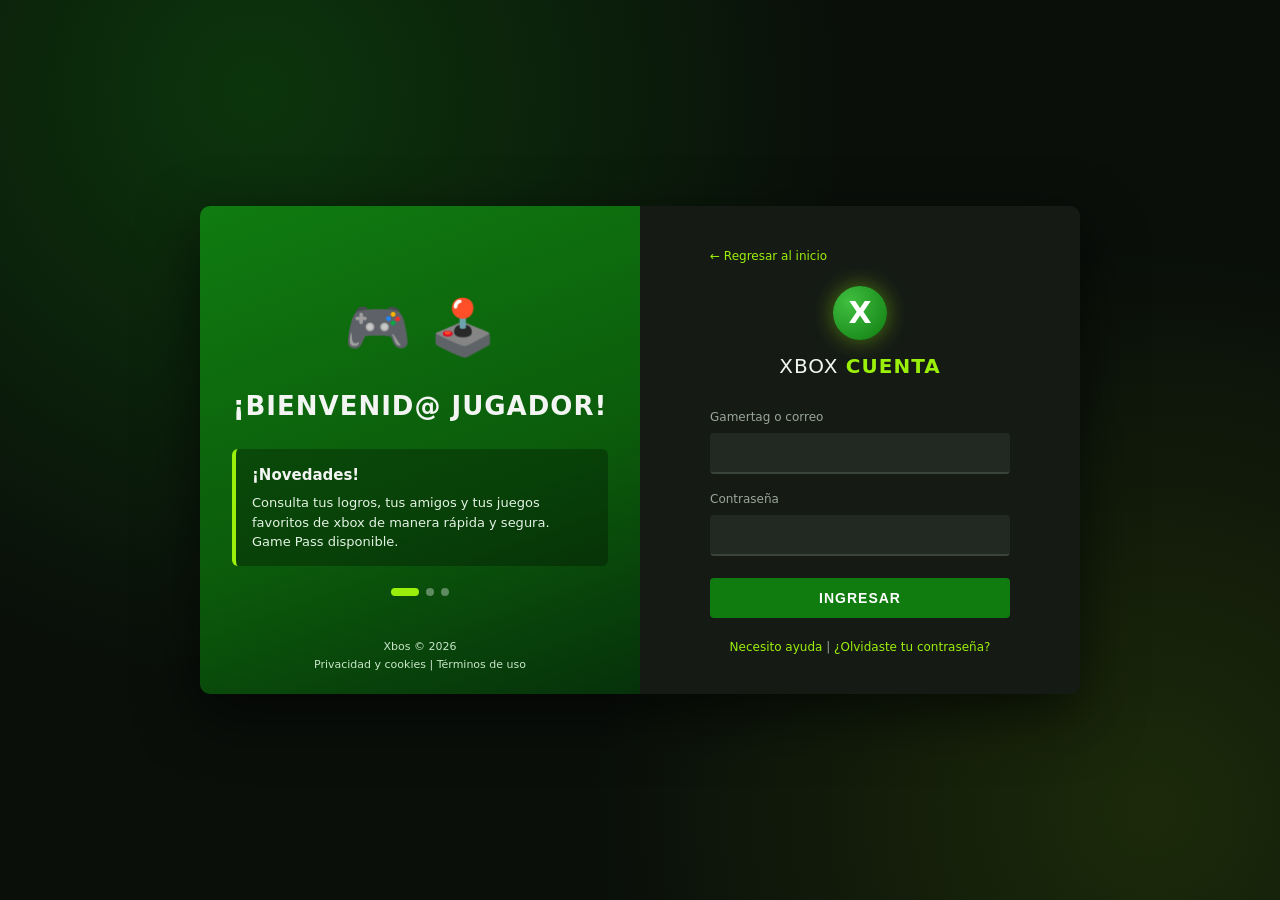
<file: login.html>
<!DOCTYPE html>
<html lang="es">
<head>
    <meta charset="UTF-8">
    <meta name="viewport" content="width=device-width, initial-scale=1.0">
    <title>XBOX CUENTA</title>
    <link rel="stylesheet" href="styles.css">
</head>
<body class="xbox-login-body">

    <!-- Contenedor principal de dos columnas -->
    <div class="xbox-login-container">

        <!-- LADO IZQUIERDO: Panel Azul con Bienvenida e Ilustración -->
        <div class="xbox-left-panel">
            <div class="xbox-left-content">
                
                <div class="xbox-illustration-box">
                    <div class="xbox-badge-icon">🎮 🕹️</div>
                    <h2>¡BIENVENID@ JUGADOR!</h2>
                </div>

                <div class="xbox-notices-box">
                    <h3>¡Novedades!</h3>
                    <p>Consulta tus logros, tus amigos y tus juegos favoritos de xbox de manera rápida y segura. Game Pass disponible.</p>
                </div>

                <div class="xbox-slider-dots">
                    <span class="xbox-dot active"></span>
                    <span class="xbox-dot"></span>
                    <span class="xbox-dot"></span>
                </div>
            </div>

            <div class="xbox-left-footer">
                Xbos &copy; 2026<br>
                <span>Privacidad y cookies | Términos de uso</span>
            </div>
        </div>

        <!-- LADO DERECHO: Panel Blanco con el Formulario de Acceso -->
        <div class="xbox-right-panel">
            <div class="xbox-login-wrapper">
                
                <div class="login-back-container">
                    <a href="index.html" class="xbox-back-link">← Regresar al inicio</a>
                </div>

                <div class="xbox-logo-header">
                    <div class="xbox-logo-circle">X</div>
                    <h1>XBOX <strong>CUENTA</strong></h1>
                </div>

                <form id="form-login" action="#" method="POST">
                    
                    <div class="xbox-input-group">
                        <label for="usuario">Gamertag o correo</label>
                        <input type="text" id="usuario" name="usuario" required>
                    </div>

                    <div class="xbox-input-group">
                        <label for="password">Contraseña</label>
                        <input type="password" id="password" name="password" required>
                    </div>

                    <button type="submit" class="xbox-btn-ingresar">INGRESAR</button>

                </form>

                <div class="xbox-login-help">
                    <a href="#">Necesito ayuda</a> | <a href="#">¿Olvidaste tu contraseña?</a>
                </div>

            </div>
        </div>

    </div>

    <script src="script.js"></script>
</body>
</html>
</file>
<file: styles.css>
/* ======================================================================
   ESTILOS GENERALES Y PORTADA - CBTis 166
   ====================================================================== */
*{
    box-sizing: border-box; /* Incluye bordes y rellenos en el ancho y alto total */
    margin: 0;              /* Elimina los márgenes predeterminados de la página */
    padding: 0;             /* Elimina los rellenos internos predeterminados */
}

body {
    font-family: 'Segoe UI', Tahoma, Geneva, Verdana, sans-serif; /* Tipografía principal limpia y moderna */
    color: #1e293b;                 /* Color de texto base gris oscuro */
    background-color: #f8fafc;      /* Color de fondo general suave para el sitio */
    line-height: 1.6;               /* Espaciado de línea cómodo para la lectura */
}

/* --------------------------------------------------------------------
   BARRA SUPERIOR DE CONTACTO
   -------------------------------------------------------------------- */
.top-bar {
    background-color: #0b1120;              /* Fondo oscuro para la franja de contacto superior */
    color: #cbd5e1;                         /* Color de texto gris claro secundario */
    font-size: 0.82rem;                     /* Tamaño de fuente pequeño y sutil */
    padding: 0.5rem 2rem;                   /* Relleno interno superior/inferior y lateral */
    border-bottom: 1px solid rgba(255, 255, 255, 0.1); /* Línea divisoria inferior translúcida */
}

.top-bar-container {
    max-width: 1200px;     /* Ancho máximo estructurado para mantener simetría */
    margin: 0 auto;        /* Centra horizontalmente el contenedor */
    display: flex;         /* Activa el diseño flexible */
    justify-content: space-between; /* Distribuye el espacio entre los elementos internos */
    align-items: center;   /* Centra verticalmente los elementos */
}

.top-contacts {
    display: flex;         /* Distribuye los datos de contacto en fila horizontal */
    gap: 2rem;             /* Separación horizontal entre los elementos */
}

.top-item.whatsapp {
    color: #4ade80;        /* Color verde característico para destacar WhatsApp */
}

/* ======================================================================
   BARRA DE NAVEGACIÓN RESPONSIVA
   ====================================================================== */
.navbar {
    background-color: #ffffff; /* Fondo blanco sólido para el menú de navegación */
    border-bottom: 1px solid #e2e8f0; /* Borde inferior sutil */
    position: sticky;          /* Fija la barra en la parte superior al hacer scroll */
    top: 0;                    /* Posición de anclaje exacto en la parte superior */
    z-index: 1000;             /* Asegura que la barra esté siempre por encima de otros elementos */
    padding: 0.8rem 1.5rem;    /* Relleno interior de la barra de navegación */
}

.nav-container {
    max-width: 1200px;         /* Ancho máximo alineado con el resto del sitio */
    margin: 0 auto;            /* Centra el contenedor del menú */
    display: flex;             /* Modelo flexible */
    justify-content: space-between; /* Separa el logotipo de los enlaces del menú */
    align-items: center;       /* Alinea verticalmente al centro */
    flex-wrap: wrap;           /* Permite que los elementos bajen si falta espacio */
    gap: 1rem;                 /* Espaciado predeterminado */
}

.nav-brand {
    display: flex;             /* Contenedor flexible para la marca/logo */
    align-items: center;       /* Centra verticalmente el logotipo */
}

.brand-logo-img {
    height: 55px;              /* Altura fija estándar para el logotipo institucional */
    width: auto;               /* Ancho proporcional automático */
    object-fit: contain;       /* Evita deformaciones en la imagen */
    display: block;            /* Elimina espacios fantasma inferiores */
}

.nav-links {
    display: flex;             /* Organiza los enlaces de navegación en línea */
    align-items: center;       /* Centra verticalmente */
    gap: 1.5rem;               /* Espacio de separación entre cada opción del menú */
    flex-wrap: wrap;           /* Adaptable en pantallas chicas */
}

.nav-links a {
    text-decoration: none;     /* Quita el subrayado predeterminado de los enlaces */
    color: #475569;            /* Color de texto gris intermedio */
    font-weight: 600;          /* Seminegrita para mejor visibilidad */
    font-size: 0.9rem;         /* Tamaño de fuente adecuado */
    transition: color 0.2s;    /* Transición suave al cambiar de color */
}

.nav-links a:hover {
    color: #107c10;            /* Cambia a azul corporativo al pasar el cursor */
}

.btn-nav-login {
    background-color: #107c10; /* Fondo azul destacado para el botón de alumnos */
    color: white !important;   /* Texto blanco forzado */
    padding: 8px 16px;         /* Relleno interior del botón */
    border-radius: 6px;        /* Esquinas redondeadas */
    transition: background-color 0.2s; /* Transición suave en el color de fondo */
}

.btn-nav-login:hover {
    background-color: #0b5a0b; /* Azul más oscuro al pasar el cursor */
}

/* ----- MENÚ HAMBURGUESA ----- */
.menu-toggle {
    display: none;             /* Oculto en escritorio */
    flex-direction: column;
    justify-content: center;
    gap: 5px;
    width: 44px;
    height: 44px;
    padding: 10px;
    background: none;
    border: 1px solid #e2e8f0;
    border-radius: 8px;
    cursor: pointer;
}

.menu-toggle span {
    display: block;
    height: 3px;
    width: 100%;
    background-color: #107c10;
    border-radius: 2px;
    transition: transform 0.3s, opacity 0.3s;
}

/* Animación de ☰ a ✕ al abrir */
.menu-toggle.abierto span:nth-child(1) { transform: translateY(8px) rotate(45deg); }
.menu-toggle.abierto span:nth-child(2) { opacity: 0; }
.menu-toggle.abierto span:nth-child(3) { transform: translateY(-8px) rotate(-45deg); }

@media (max-width: 768px) {
    .navbar {
        padding: 0.6rem 1rem;
    }
    .nav-container {
        flex-wrap: wrap;
        justify-content: space-between;
    }
    .menu-toggle {
        display: flex;         /* Muestra la hamburguesa en móvil */
    }
    .nav-links {
        display: none;         /* Menú oculto por defecto */
        flex-direction: column;
        align-items: stretch;
        width: 100%;
        gap: 0;
        padding-top: 0.5rem;
    }
    .nav-links.abierto {
        display: flex;         /* Se muestra al pulsar la hamburguesa */
    }
    .nav-links a {
        padding: 14px 4px;
        border-top: 1px solid #e2e8f0;
        font-size: 1rem;
    }
    .nav-links .btn-nav-login {
        margin-top: 8px;
        text-align: center;
        border-top: none;
    }
}

@media (max-width: 768px) {
    .navbar {
        padding: 0.6rem 1rem;  /* Reduce el padding en pantallas móviles pequeñas */
    }
    .nav-container {
        justify-content: center; /* Centra los elementos del menú en móviles */
    }
    .nav-links {
        gap: 1rem;             /* Reduce el espacio entre enlaces */
        justify-content: center; /* Centra los enlaces */
    }
}

/* --------------------------------------------------------------------
   SECCIÓN HERO (DOS COLUMNAS CON COLLAGE)
   -------------------------------------------------------------------- */
.hero-section {
    background: linear-gradient(135deg, #0f172a 0%, #282d3a 100%); /* Fondo con degradado azul oscuro */
    color: white;              /* Texto general en blanco para alto contraste */
    padding: 5rem 2rem;        /* Relleno superior/inferior amplio y lateral */
    overflow: hidden;          /* Oculta desbordamientos */
}

.hero-container {
    max-width: 1200px;         /* Ancho máximo del contenedor principal */
    margin: 0 auto;            /* Centra el contenedor */
    display: grid;             /* Utiliza CSS Grid para organizar las columnas */
    grid-template-columns: 1.1fr 0.9fr; /* Texto ligeramente más ancho que el collage */
    gap: 3rem;                 /* Espacio de separación entre columnas */
    align-items: center;       /* Alinea verticalmente al centro */
}

@media (max-width: 900px) {
    .hero-container {
        grid-template-columns: 1fr; /* Cambia a una sola columna en pantallas medianas/móviles */
    }
}

.hero-tag {
    display: inline-block;     /* Permite aplicar padding y márgenes como bloque */
    background-color: rgb(46, 204, 6); /* Fondo azul translúcido */
    border: 1px solid rgb(83, 216, 6); /* Borde azul claro sutil */
    color: #107402;            /* Texto azul claro brillante */
    padding: 6px 16px;         /* Relleno interior */
    border-radius: 20px;       /* Bordes redondeados estilo píldora */
    font-size: 0.85rem;        /* Tamaño de fuente compacto */
    font-weight: 600;          /* Seminegrita */
    text-transform: uppercase; /* Convierte el texto en mayúsculas */
    margin-bottom: 1.5rem;     /* Margen inferior */
}

.hero-text-side h1 {
    font-size: 2.8rem;         /* Tamaño de fuente grande para el título principal */
    font-weight: 800;          /* Grosor muy marcado */
    margin-bottom: 1rem;       /* Espacio inferior */
    letter-spacing: -0.5px;    /* Reduce ligeramente el espacio entre letras */
    line-height: 1.2;          /* Altura de línea compacta */
}

.hero-text-side p {
    font-size: 1.1rem;         /* Tamaño de fuente cómodo para la descripción */
    color: #cbd5e1;            /* Color gris claro legible */
    margin-bottom: 2rem;       /* Espacio inferior */
    line-height: 1.6;          /* Altura de línea legible */
}

.hero-cta-box {
    background: rgba(15, 23, 42, 0.4); /* Fondo oscuro semitransparente */
    border: 1px solid rgba(255, 255, 255, 0.1); /* Borde sutil translúcido */
    padding: 1.8rem;           /* Relleno interno */
    border-radius: 12px;       /* Bordes redondeados */
    backdrop-filter: blur(6px); /* Efecto de desenfoque de cristal esmerilado */
}

.btn-orange {
    display: inline-block;     /* Permite dimensiones en enlaces */
    background: linear-gradient(135deg, #04d326 0%, #02dd0d 100%); /* Degradado naranja llamativo */
    color: white;              /* Texto blanco */
    padding: 14px 28px;        /* Relleno interior generoso */
    border-radius: 8px;        /* Bordes redondeados */
    text-decoration: none;     /* Quita subrayado */
    font-weight: 700;          /* Negrita */
    font-size: 1.05rem;        /* Tamaño destacado */
    box-shadow: 0 4px 15px rgba(16, 124, 16, 0.4); /* Sombra naranja difuminada */
    transition: transform 0.2s, box-shadow 0.2s; /* Transiciones suaves */
    margin-bottom: 1.2rem;     /* Espacio inferior */
}

.btn-orange:hover {
    transform: translateY(-2px); /* Eleva ligeramente el botón al pasar el cursor */
    box-shadow: 0 6px 20px rgba(16, 124, 16, 0.6); /* Aumenta intensidad de sombra */
}

.hero-benefits {
    display: flex;             /* Organiza los beneficios en línea flexible */
    flex-wrap: wrap;           /* Salto de línea automático */
    gap: 15px;                 /* Espacio entre beneficios */
    font-size: 0.9rem;         /* Tamaño estándar */
    color: #e2e8f0;            /* Gris claro */
    font-weight: 500;          /* Peso medio */
}

/* Estilos del Collage de Imágenes */
.image-collage {
    display: flex;             /* Organiza los elementos en columna */
    flex-direction: column;    /* Dirección vertical */
    gap: 15px;                 /* Espacio entre imágenes */
    background: rgba(255, 255, 255, 0.05); /* Fondo translúcido sutil */
    padding: 20px;             /* Relleno interior */
    border-radius: 20px;       /* Bordes redondeados del contenedor */
    border: 1px solid rgba(255, 255, 255, 0.1); /* Borde sutil */
}

.collage-main img {
    width: 100%;               /* Ancho completo */
    height: 240px;             /* Altura fija para la imagen principal */
    object-fit: cover;         /* Recorta proporcionalmente sin deformar */
    border-radius: 12px;       /* Bordes redondeados */
    box-shadow: 0 10px 25px rgba(0,0,0,0.3); /* Sombra de profundidad */
}

.collage-sub {
    display: grid;             /* Cuadrícula para las dos imágenes inferiores */
    grid-template-columns: 1fr 1fr; /* Dos columnas iguales */
    gap: 15px;                 /* Espacio entre las secundarias */
}

.collage-sub img {
    width: 100%;               /* Ancho completo */
    height: 140px;             /* Altura fija para secundarias */
    object-fit: cover;         /* Recorte proporcional */
    border-radius: 12px;       /* Bordes redondeados */
    box-shadow: 0 8px 20px rgba(0,0,0,0.3); /* Sombra de profundidad */
}

/* Clases específicas para el formulario de informes */
.hero-title-custom {
    font-size: 2.5rem;         /* Tamaño de título personalizado */
    margin-bottom: 1rem;       /* Margen inferior */
}

.hero-desc-custom {
    color: #cbd5e1;            /* Color secundario */
    font-size: 1rem;           /* Tamaño legible */
    margin-bottom: 1.5rem;     /* Margen inferior */
}

.hero-subtitle-custom {
    font-size: 0.95rem;        /* Subtítulo */
    font-weight: 600;          /* Seminegrita */
    color: #9bf00b;            /* Azul claro */
    margin-bottom: 0.8rem;     /* Margen inferior */
}

.hero-benefits-column {
    display: flex;             /* Flexible vertical */
    flex-direction: column;    /* Apilado vertical */
    gap: 8px;                  /* Espaciado ajustado */
}

.cbtis-hero-form-card {
    background-color: #ffffff; /* Fondo blanco sólido para la tarjeta del formulario */
    padding: 2.2rem;           /* Relleno interno amplio */
    border-radius: 16px;       /* Bordes redondeados marcados */
    box-shadow: 0 20px 40px rgba(0, 0, 0, 0.25); /* Sombra elegante flotante */
    width: 100%;               /* Ancho completo disponible */
    max-width: 440px;          /* Ancho máximo de la tarjeta */
    margin: 0 auto;            /* Centrado horizontal */
}

.form-card-title {
    color: #0f172a;            /* Color oscuro */
    font-size: 1.25rem;        /* Mediano destacado */
    font-weight: 700;          /* Negrita */
    margin-bottom: 1rem;       /* Margen inferior */
    text-align: center;        /* Centrado */
}

.form-group-margin {
    margin-bottom: 1rem;       /* Espacio inferior estándar entre campos */
}

.form-control-input {
    width: 100%;               /* Ancho completo */
    border: 1px solid #cbd5e1; /* Borde gris claro */
    border-radius: 8px;        /* Bordes redondeados */
    padding: 10px 14px;        /* Relleno interior cómodo */
    font-size: 0.9rem;         /* Tamaño de letra interno */
    outline: none;             /* Sin borde de enfoque por defecto */
}

.form-control-select {
    width: 100%;               /* Ancho completo */
    border: 1px solid #cbd5e1; /* Borde gris claro */
    border-radius: 8px;        /* Bordes redondeados */
    padding: 10px 14px;        /* Relleno interior */
    font-size: 0.9rem;         /* Tamaño de fuente */
    background: #fff;          /* Fondo blanco */
    color: #475569;            /* Color de texto de opciones */
    outline: none;             /* Quita contorno */
}

.form-date-label {
    font-size: 0.78rem;        /* Letra pequeña para etiquetas de fecha */
    color: #64748b;            /* Gris secundario */
    display: block;            /* Ocupa su propia línea */
    margin-bottom: 2px;        /* Margen inferior mínimo */
}

.form-control-date {
    width: 100%;               /* Ancho completo */
    border: 1px solid #cbd5e1; /* Borde gris */
    border-radius: 8px;        /* Bordes redondeados */
    padding: 8px 14px;         /* Relleno interior */
    font-size: 0.9rem;         /* Tamaño de fuente */
    color: #334155;            /* Color de texto interno */
    outline: none;             /* Quita contorno */
}

.form-control-textarea {
    width: 100%;               /* Ancho completo */
    border: 1px solid #cbd5e1; /* Borde gris */
    border-radius: 8px;        /* Bordes redondeados */
    padding: 10px 14px;        /* Relleno interior */
    font-size: 0.9rem;         /* Tamaño de fuente */
    outline: none;             /* Quita contorno */
    font-family: inherit;      /* Hereda tipografía general */
}

/* ======================================================================
   CORRECCIÓN DEFINITIVA PARA LA CASILLA Y EL TEXTO DE ACEPTAR TÉRMINOS
   ====================================================================== */
.form-group-checkbox {
    margin-bottom: 1.2rem;     /* Espacio inferior */
    display: flex;             /* Contenedor flexible */
    flex-direction: row !important; /* Fuerza dirección horizontal estricta */
    align-items: flex-start !important; /* Alinea arriba */
    justify-content: flex-start !important; /* Alinea a la izquierda */
    gap: 10px;                 /* Espacio horizontal entre cuadro y texto */
    text-align: left;          /* Alineación izquierda */
    width: 100%;               /* Ancho completo */
}

.form-checkbox-input {
    width: 18px !important;    /* Ancho fijo forzado para el checkbox */
    height: 18px !important;   /* Alto fijo forzado */
    min-width: 18px;           /* Evita compresión */
    cursor: pointer;           /* Cambia cursor a mano */
    margin-top: 2px;           /* Ajuste vertical fino con la primera línea */
    flex-shrink: 0;            /* Impide deformación */
    appearance: auto;          /* Restaura el comportamiento visual nativo */
    -webkit-appearance: checkbox; /* Compatibilidad WebKit */
}

.form-checkbox-label {
    font-size: 0.78rem !important; /* Letra pequeña legible para textos legales */
    color: #475569 !important;     /* Gris oscuro */
    line-height: 1.35 !important;  /* Altura de línea compacta */
    cursor: pointer;               /* Cursor interactivo */
    display: inline-block !important; /* Comportamiento en línea */
    width: auto !important;        /* Ancho automático */
    flex: 1;                       /* Ocupa el resto del espacio disponible */
}

.form-submit-btn {
    background-color: #107c10;     /* Fondo azul intenso para el botón enviar */
    width: 100%;                   /* Ancho completo */
    border-radius: 8px;            /* Bordes redondeados */
    padding: 12px;                 /* Relleno interior */
    font-weight: 700;              /* Negrita */
    color: white;                  /* Texto blanco */
    border: none;                  /* Sin bordes */
    cursor: pointer;               /* Cursor de mano */
    transition: background 0.2s;   /* Transición suave */
}

.cbtis-hero-form-card input:focus, 
.cbtis-hero-form-card select:focus, 
.cbtis-hero-form-card textarea:focus {
    border-color: #107c10 !important; /* Cambia el borde a azul brillante al enfocar */
    box-shadow: 0 0 0 3px rgba(16, 124, 16, 0.15); /* Brillo sutil alrededor */
}

/* ======================================================================
   ESTILOS DE OFERTA EDUCATIVA CON IMÁGENES
   ====================================================================== */
.careers-section {
    padding: 5rem 2rem;            /* Espaciado superior/inferior */
    background-color: #f8fafc;     /* Fondo claro */
}

.section-container {
    max-width: 1200px;             /* Ancho máximo centrado */
    margin: 0 auto;                /* Centrado horizontal */
}

.section-header {
    text-align: center;            /* Centrado de títulos de sección */
    margin-bottom: 3.5rem;         /* Espacio inferior */
}

.section-header h2 {
    font-size: 2.2rem;             /* Título grande */
    color: #0f172a;                /* Color oscuro */
    margin-bottom: 0.5rem;         /* Espacio con subtítulo */
}

.section-header p {
    color: #64748b;                /* Gris secundario */
    font-size: 1.05rem;            /* Tamaño legible */
}

.careers-grid {
    display: grid;                 /* Cuadrícula CSS adaptable */
    grid-template-columns: repeat(auto-fit, minmax(260px, 1fr)); /* Columnas responsivas */
    gap: 2rem;                     /* Espacio entre tarjetas */
}

.career-card {
    background-color: #ffffff;     /* Fondo blanco */
    border: 1px solid #e2e8f0;     /* Borde sutil */
    border-radius: 12px;           /* Esquinas redondeadas */
    overflow: hidden;              /* Oculta desbordamientos internos */
    box-shadow: 0 4px 6px rgba(0, 0, 0, 0.02); /* Sombra ligera */
    transition: transform 0.2s ease, box-shadow 0.2s ease; /* Transiciones suaves */
}

.career-card:hover {
    transform: translateY(-5px);   /* Eleva la tarjeta al pasar el cursor */
    box-shadow: 0 15px 30px rgba(0, 0, 0, 0.08); /* Acentúa la sombra */
    border-color: #cbd5e1;         /* Oscurece borde */
}

.career-img-container {
    width: 100%;                   /* Ancho completo */
    height: 160px;                 /* Altura fija de imagen */
    overflow: hidden;              /* Oculta desbordamientos */
}

.career-img-container img {
    width: 100%;                   /* Ancho adaptado */
    height: 100%;                  /* Alto adaptado */
    object-fit: cover;             /* Recorte proporcional */
    transition: transform 0.3s ease; /* Transición para zoom */
}

.career-card:hover .career-img-container img {
    transform: scale(1.05);        /* Efecto zoom in en imagen al hacer hover */
}

.career-content {
    padding: 1.8rem;               /* Relleno interno de textos */
}

.career-content h3 {
    font-size: 1.15rem;            /* Tamaño de título */
    color: #0f172a;                /* Color oscuro */
    margin-bottom: 0.8rem;         /* Espacio inferior */
    font-weight: 700;              /* Negrita */
}

.career-content p {
    color: #64748b;                /* Gris descriptivo */
    font-size: 0.9rem;             /* Tamaño estándar */
    line-height: 1.5;              /* Altura de línea */
}

/* ======================================================================
   ESTILOS DEL PIE DE PÁGINA (FOOTER CON REDES SOCIALES)
   ====================================================================== */
.footer {
    background-color: #0b1120;     /* Fondo oscuro institucional */
    color: #94a3b8;                /* Texto gris claro */
    padding: 2.5rem 2rem;          /* Relleno interior */
    border-top: 1px solid rgba(255, 255, 255, 0.05); /* Línea superior sutil */
}

.footer-container {
    max-width: 1200px;             /* Ancho máximo alineado */
    margin: 0 auto;                /* Centrado horizontal */
    display: flex;                 /* Distribución flexible */
    justify-content: space-between; /* Separa créditos de redes */
    align-items: center;           /* Centrado vertical */
    flex-wrap: wrap;               /* Adaptable */
    gap: 1.5rem;                   /* Espacio entre elementos */
}

.footer-info p {
    font-size: 0.9rem;             /* Tamaño estándar */
    color: #cbd5e1;                /* Color legible */
    margin-bottom: 0.3rem;         /* Espacio mínimo */
}

.footer-author {
    font-size: 0.82rem;            /* Letra pequeña para autor */
    color: #64748b;                /* Gris sutil */
}

.footer-socials {
    display: flex;                 /* Iconos en línea */
    gap: 12px;                     /* Espacio entre iconos */
}

.social-icon {
    width: 38px;                   /* Ancho fijo circular */
    height: 38px;                  /* Alto fijo circular */
    background: rgba(255, 255, 255, 0.08); /* Fondo translúcido */
    border: 1px solid rgba(255, 255, 255, 0.12); /* Borde sutil */
    color: #ffffff;                /* Icono blanco */
    border-radius: 50%;            /* Círculo perfecto */
    display: flex;                 /* Centrado interno */
    align-items: center;           /* Centrado vertical */
    justify-content: center;       /* Centrado horizontal */
    text-decoration: none;         /* Sin subrayado */
    font-weight: 700;              /* Negrita */
    font-size: 0.95rem;            /* Tamaño del símbolo */
    transition: background 0.2s, transform 0.2s, border-color 0.2s; /* Transiciones */
}

.social-icon:hover {
    background: #107c10;           /* Azul corporativo al pasar cursor */
    border-color: #107c10;         /* Borde azul */
    transform: translateY(-3px);   /* Eleva sutilmente el icono */
}

@media (max-width: 768px) {
    .footer-container {
        flex-direction: column;    /* Columna en tablets y móviles */
        text-align: center;        /* Centra textos del footer */
    }
    .footer-socials {
        justify-content: center;   /* Centra iconos sociales */
    }
}

/* ======================================================================
   ESTILOS DE LOGIN EN PANTALLA PARTIDA - CBTis 166
   ====================================================================== */
.cbtis-login-body {
    margin: 0;                     /* Sin márgenes */
    padding: 0;                    /* Sin padding */
    font-family: 'Segoe UI', Tahoma, Geneva, Verdana, sans-serif; /* Tipografía general */
    background: linear-gradient(135deg, #0f172a 0%, #0b5a0b 100%); /* Fondo degradado */
    min-height: 100vh;             /* Altura mínima de pantalla completa */
    display: flex;                 /* Centrado flexible */
    justify-content: center;       /* Centrado horizontal */
    align-items: center;           /* Centrado vertical */
}

.cbtis-login-container {
    width: 100%;                   /* Ancho completo */
    max-width: 1000px;             /* Ancho máximo de la tarjeta de login */
    height: 600px;                 /* Altura fija estándar */
    background-color: #ffffff;     /* Fondo blanco */
    border-radius: 12px;           /* Bordes redondeados */
    box-shadow: 0 25px 50px rgba(0, 0, 0, 0.35); /* Sombra pronunciada */
    display: grid;                 /* Pantalla dividida en cuadrícula */
    grid-template-columns: 1fr 1fr; /* Dos columnas iguales (panel izquierdo y derecho) */
    overflow: hidden;              /* Oculta desbordamientos */
    margin: 2rem;                  /* Margen exterior */
}

@media (max-width: 850px) {
    .cbtis-login-container {
        grid-template-columns: 1fr; /* Una sola columna en dispositivos menores */
        height: auto;               /* Altura automática */
    }
    .cbtis-left-panel {
        display: none;              /* Oculta el panel izquierdo decorativo en móviles */
    }
}

.cbtis-left-panel {
    background: linear-gradient(135deg, #0b5a0b 0%, #0f172a 100%); /* Degradado oscuro */
    color: white;                  /* Texto blanco */
    padding: 3rem;                 /* Relleno interno */
    display: flex;                 /* Diseño flexible */
    flex-direction: column;        /* Apilado vertical */
    justify-content: space-between; /* Distribuye espacio superior e inferior */
}

.cbtis-illustration-box {
    text-align: center;            /* Centrado */
    margin-top: 1rem;              /* Margen superior */
}

.cbtis-badge-icon {
    font-size: 4.5rem;             /* Tamaño grande para icono/emoji */
    margin-bottom: 0.5rem;         /* Margen inferior */
}

.cbtis-illustration-box h2 {
    font-size: 2rem;               /* Título grande */
    font-weight: 800;              /* Negrita fuerte */
    letter-spacing: 1px;           /* Espaciado entre letras */
}

.cbtis-notices-box {
    background: rgba(255, 255, 255, 0.1); /* Caja translúcida de avisos */
    padding: 1.2rem;               /* Relleno interno */
    border-radius: 8px;            /* Bordes redondeados */
    margin-top: 1.5rem;            /* Margen superior */
}

.cbtis-notices-box h3 {
    font-size: 1.1rem;             /* Título de aviso */
    margin-bottom: 0.4rem;         /* Margen inferior */
}

.cbtis-notices-box p {
    font-size: 0.85rem;            /* Texto pequeño */
    color: #e0e7ff;                /* Azul claro tenue */
    line-height: 1.4;              /* Altura de línea */
}

.cbtis-slider-dots {
    display: flex;                 /* Indicadores de slider en fila */
    justify-content: center;       /* Centrados */
    gap: 8px;                      /* Espacio entre puntos */
    margin-top: 1.5rem;            /* Margen superior */
}

.cbtis-dot {
    width: 8px;                    /* Ancho de punto inactivo */
    height: 8px;                   /* Alto de punto inactivo */
    background-color: rgba(255, 255, 255, 0.4); /* Translúcido */
    border-radius: 50%;            /* Circular */
}

.cbtis-dot.active {
    background-color: #ffffff;     /* Blanco sólido para punto activo */
    width: 24px;                   /* Más ancho simulando barra activa */
    border-radius: 4px;            /* Bordes redondeados */
}

.cbtis-left-footer {
    font-size: 0.72rem;            /* Letra pequeña institucional */
    color: #bfdbfe;                /* Azul muy claro */
    text-align: center;            /* Centrado */
    line-height: 1.3;              /* Altura de línea */
}

.cbtis-right-panel {
    background-color: #ffffff;     /* Panel derecho blanco para el formulario de login */
    padding: 3rem 3.5rem;          /* Relleno interno amplio */
    display: flex;                 /* Flexible */
    flex-direction: column;        /* Vertical */
    justify-content: center;       /* Centrado vertical */
}

.cbtis-login-wrapper {
    width: 100%;                   /* Ancho completo */
    max-width: 350px;              /* Ancho máximo del contenedor de login */
    margin: 0 auto;                /* Centrado horizontal */
}

.login-back-container {
    margin-bottom: 1.5rem;         /* Margen inferior */
}

.cbtis-back-link {
    color: #107c10;                /* Enlace azul */
    font-size: 0.82rem;            /* Tamaño pequeño */
    text-decoration: none;         /* Sin subrayado */
    font-weight: 600;              /* Seminegrita */
}

.cbtis-back-link:hover {
    text-decoration: underline;    /* Subraya al pasar cursor */
}

.cbtis-logo-header {
    text-align: center;            /* Centrado */
    margin-bottom: 2rem;           /* Margen inferior */
}

.login-logo-emoji {
    font-size: 2.2rem;             /* Emoji grande */
    margin-bottom: 0.2rem;         /* Margen inferior */
}

.cbtis-logo-header h1 {
    font-size: 1.3rem;             /* Tamaño título */
    color: #0f172a;                /* Oscuro */
    font-weight: 700;              /* Negrita */
}

.cbtis-logo-header h1 span {
    color: #107c10;                /* Acento en azul */
}

.cbtis-input-group {
    margin-bottom: 1.8rem;         /* Espacio inferior */
    position: relative;            /* Posicionamiento relativo */
}

.cbtis-input-group label {
    display: block;                /* Ocupa su línea */
    font-size: 0.82rem;            /* Pequeño */
    color: #64748b;                /* Gris */
    margin-bottom: 0.3rem;         /* Margen inferior */
    font-weight: 500;              /* Medio */
}

.cbtis-input-group input {
    width: 100%;                   /* Ancho completo */
    border: none;                  /* Sin borde completo */
    border-bottom: 1px solid #cbd5e1; /* Borde inferior estilo material design */
    padding: 8px 0;                /* Relleno */
    font-size: 0.95rem;            /* Tamaño de fuente */
    color: #0f172a;                /* Oscuro */
    background: transparent;       /* Fondo transparente */
    outline: none;                 /* Sin contorno */
    transition: border-color 0.2s; /* Transición suave */
}

.cbtis-input-group input:focus {
    border-bottom: 2px solid #107c10; /* Cambia a borde inferior azul grueso al enfocar */
}

.cbtis-btn-ingresar {
    width: 100%;                   /* Ancho completo */
    background-color: #107c10;     /* Azul corporativo */
    color: white;                  /* Texto blanco */
    border: none;                  /* Sin bordes */
    padding: 12px;                 /* Relleno */
    border-radius: 6px;            /* Esquinas redondeadas */
    font-weight: 700;              /* Negrita */
    font-size: 0.95rem;            /* Tamaño */
    cursor: pointer;               /* Mano interactiva */
    box-shadow: 0 4px 12px rgba(16, 124, 16, 0.3); /* Sombra azul */
    transition: background-color 0.2s, transform 0.1s; /* Transiciones */
    margin-top: 0.5rem;            /* Margen superior */
}

.cbtis-btn-ingresar:hover {
    background-color: #0b5a0b;     /* Azul más oscuro al pasar cursor */
}

.cbtis-login-help {
    text-align: center;            /* Centrado */
    margin-top: 1.8rem;            /* Margen superior */
    font-size: 0.82rem;            /* Pequeño */
}

.cbtis-login-help a {
    color: #014607;                /* Azul */
    text-decoration: none;         /* Sin subrayado */
    font-weight: 600;              /* Seminegrita */
}

.cbtis-login-help a:hover {
    text-decoration: underline;    /* Subraya al pasar cursor */
}

/* ======================================================================
   ESTILOS Y RECORRIDO DE DOCENTES
   ====================================================================== */
.teachers-section {
    background: linear-gradient(135deg, #111724 0%, #0a0f1d 100%); /* Fondo degradado oscuro */
    color: rgb(5, 163, 5);                  /* Texto blanco */
    padding: 4rem 1.5rem;          /* Relleno superior/inferior y lateral */
}

.teachers-container {
    max-width: 1200px;             /* Ancho máximo centrado */
    margin: 0 auto;                /* Centrado horizontal */
}

.teachers-header {
    display: flex;                 /* Flexible */
    justify-content: space-between; /* Separa título de botones */
    align-items: flex-end;         /* Alineación inferior */
    margin-bottom: 2.5rem;         /* Margen inferior */
    flex-wrap: wrap;               /* Adaptable */
    gap: 1.5rem;                   /* Espacio entre elementos */
}

.teachers-tag {
    display: inline-block;         /* Bloque en línea */
    color: #02aa1e;                /* Azul claro */
    font-size: 0.82rem;            /* Pequeño */
    font-weight: 700;              /* Negrita */
    text-transform: uppercase;     /* Mayúsculas */
    margin-bottom: 0.6rem;         /* Margen inferior */
    letter-spacing: 0.5px;         /* Espaciado de letras */
}

.convenience-tag-custom {
    color: #107c10;                /* Azul específico para convenios */
}

.teachers-header h2 {
    font-size: 2.2rem;             /* Título grande */
    font-weight: 800;              /* Negrita fuerte */
    margin-bottom: 0.6rem;         /* Margen inferior */
    letter-spacing: -0.5px;        /* Espaciado ajustado */
}

.teachers-header p {
    color: #cbd5e1;                /* Gris claro */
    font-size: 1rem;               /* Estándar */
    max-width: 700px;              /* Ancho máximo para lectura cómoda */
    line-height: 1.6;              /* Altura de línea */
}

.teachers-nav-buttons {
    display: flex;                 /* Botones en línea */
    gap: 10px;                     /* Espaciado entre flechas */
}

.nav-btn {
    width: 42px;                   /* Ancho fijo circular */
    height: 42px;                  /* Alto fijo circular */
    background: rgba(255, 255, 255, 0.1); /* Translúcido */
    border: 1px solid rgba(255, 255, 255, 0.2); /* Borde translúcido */
    color: white;                  /* Símbolo blanco */
    border-radius: 50%;            /* Circular */
    font-size: 1.4rem;             /* Tamaño de flecha */
    cursor: pointer;               /* Mano interactiva */
    display: flex;                 /* Centrado interno */
    align-items: center;           /* Centrado vertical */
    justify-content: center;       /* Centrado horizontal */
    transition: background 0.2s, transform 0.1s; /* Transiciones */
}

.nav-btn:hover {
    background: rgba(255, 255, 255, 0.25); /* Aclara al pasar cursor */
    transform: scale(1.05);        /* Ligero zoom */
}

.teachers-grid {
    display: flex;                 /* Carrusel horizontal flexible */
    gap: 1.5rem;                   /* Espacio entre tarjetas de profesores */
    overflow-x: auto;              /* Permite scroll horizontal */
    scroll-behavior: smooth;       /* Movimiento fluido al usar botones */
    padding-bottom: 1rem;          /* Relleno inferior */
    scrollbar-width: none;         /* Oculta barra de desplazamiento en Firefox */
}

.teachers-grid::-webkit-scrollbar {
    display: none;                 /* Oculta barra de desplazamiento en Chrome/Safari */
}

.teacher-card {
    flex: 0 0 calc(25% - 1.15rem); /* Ancho fijo exacto para mostrar 4 tarjetas en pantallas grandes */
    background: #1e293b;           /* Fondo gris oscuro azulado */
    border-radius: 16px;           /* Bordes redondeados */
    overflow: hidden;              /* Oculta desbordamientos */
    border: 1px solid rgba(255, 255, 255, 0.1); /* Borde sutil */
    transition: transform 0.2s ease, box-shadow 0.2s ease; /* Transiciones */
}

@media (max-width: 1024px) {
    .teacher-card {
        flex: 0 0 calc(43% - 0.75rem); /* Ajusta para mostrar 2 tarjetas en tablets */
    }
}

@media (max-width: 650px) {
    .teacher-card {
        flex: 0 0 82%;             /* Ajusta para mostrar una tarjeta grande en móviles */
    }
}

.teacher-card:hover {
    transform: translateY(-5px);   /* Eleva la tarjeta al pasar el cursor */
    box-shadow: 0 15px 30px rgba(0, 0, 0, 0.4); /* Sombra oscura profunda */
}

.teacher-card img {
    width: 100%;                   /* Ancho completo */
    height: 240px;                 /* Altura fija de la foto del docente */
    object-fit: cover;             /* Recorte proporcional */
    object-position: top;          /* Enfoca la parte superior (rostro) de la foto */
}

.teacher-info {
    padding: 1.5rem;               /* Relleno interior para los datos del profesor */
    background: linear-gradient(180deg, rgba(30, 41, 59, 0.9) 0%, rgba(15, 23, 42, 0.95) 100%); /* Degradado interno */
}

.teacher-info h3 {
    font-size: 1.1rem;             /* Nombre del profesor */
    font-weight: 700;              /* Negrita */
    color: white;                  /* Blanco */
    margin-bottom: 0.4rem;         /* Margen inferior */
}

.teacher-info p {
    font-size: 0.85rem;            /* Descripción de especialidad */
    color: #94a3b8;                /* Gris claro */
    line-height: 1.4;              /* Altura de línea */
}

/* ======================================================================
   ESTILOS DE CONVENIOS EN DOBLE LÍNEA (MARQUESINAS INFINITAS)
   ====================================================================== */
.convenios-section {
    padding: 5rem 0;               /* Relleno superior e inferior */
    background-color: #ffffff;     /* Fondo blanco */
    overflow: hidden;              /* Oculta desbordamientos laterales */
    border-top: 1px solid #e2e8f0; /* Borde superior sutil */
    border-bottom: 1px solid #e2e8f0; /* Borde inferior sutil */
}

.convenios-container {
    max-width: 1200px;             /* Ancho máximo centrado */
    margin: 0 auto;                /* Centrado horizontal */
    padding: 0 2rem;               /* Relleno lateral */
}

.marquee-wrapper {
    position: relative;            /* Posicionamiento relativo para la marquesina */
    width: 100%;                   /* Ancho completo */
    overflow: hidden;              /* Oculta tarjetas fuera de pantalla */
    mask-image: linear-gradient(to right, transparent, black 10%, black 90%, transparent); /* Desvanece los bordes izquierdo y derecho */
    -webkit-mask-image: linear-gradient(to right, transparent, black 10%, black 90%, transparent); /* Soporte WebKit para desvanecimiento */
}

.marquee-wrapper-spacing {
    margin-top: 1.5rem;            /* Separación entre la primera y segunda línea de convenios */
}

.marquee-track {
    display: flex;                 /* Elementos en línea horizontal continua */
    gap: 1.5rem;                   /* Espacio entre tarjetas de marcas */
    width: max-content;            /* Ancho automático basado en el contenido total */
}

.marquee-wrapper:hover .marquee-track {
    animation-play-state: paused !important; /* Pausa el movimiento al pasar el cursor sobre las marcas */
}

.marquee-track-top {
    animation: scrollLeft 35s linear infinite; /* Animación continua hacia la izquierda */
}

.marquee-track-bottom {
    animation: scrollRight 35s linear infinite; /* Animación continua hacia la derecha (inversa) */
}

@keyframes scrollLeft {
    0% { transform: translateX(0); }         /* Inicia en posición original */
    100% { transform: translateX(-50%); }    /* Desplaza exactamente la mitad (el grupo original) para crear bucle infinito */
}

@keyframes scrollRight {
    0% { transform: translateX(-50%); }      /* Inicia desplazado a la mitad */
    100% { transform: translateX(0); }       /* Regresa a la posición inicial creando bucle fluido */
}

.convenio-card {
    background: #f8fafc;           /* Fondo gris muy claro para cada tarjeta de empresa */
    border: 1px solid #e2e8f0;     /* Borde gris sutil */
    padding: 1.2rem 2rem;          /* Relleno interior generoso */
    border-radius: 12px;           /* Bordes redondeados */
    font-weight: 600;              /* Seminegrita */
    font-size: 1rem;               /* Tamaño estándar */
    color: #334155;                /* Color de texto gris oscuro */
    white-space: nowrap;           /* Impide que el texto de la marca haga salto de línea */
    box-shadow: 0 4px 6px rgba(0, 0, 0, 0.01); /* Sombra muy tenue */
    transition: transform 0.2s ease, border-color 0.2s ease, background-color 0.2s ease; /* Transiciones suaves */
    display: flex;                 /* Flexible */
    align-items: center;           /* Centrado vertical */
    justify-content: center;       /* Centrado horizontal */
    min-width: 190px;              /* Ancho mínimo uniforme para todas las tarjetas */
}

.convenio-card:hover {
    transform: translateY(-3px);   /* Eleva la tarjeta de convenio al pasar el cursor */
    border-color: #107c10;         /* Cambia el borde a azul corporativo */
    background-color: #ffffff;     /* Fondo blanco puro */
    color: #107c10;                /* Texto azul corporativo */
    box-shadow: 0 10px 20px rgba(16, 124, 16, 0.08); /* Sombra azulada elegante */
}


/* ===== Login estilo Xbox ===== */
:root {
    --xbox-green: #107c10;
    --xbox-green-bright: #9bf00b;
    --xbox-green-dark: #0b5a0b;
    --xbox-bg: #0a0f0a;
    --xbox-panel: #151a15;
    --xbox-input: #222922;
    --xbox-text: #f2f5f2;
    --xbox-muted: #9aa69a;
}

* { box-sizing: border-box; margin: 0; padding: 0; }

.xbox-login-body {
    min-height: 100vh;
    display: flex;
    align-items: center;
    justify-content: center;
    padding: 20px;
    font-family: "Segoe UI", system-ui, Arial, sans-serif;
    color: var(--xbox-text);
    background:
        radial-gradient(circle at 20% 10%, rgba(16,124,16,.35), transparent 45%),
        radial-gradient(circle at 90% 90%, rgba(155,240,11,.12), transparent 40%),
        var(--xbox-bg);
}

.xbox-login-container {
    display: flex;
    width: 100%;
    max-width: 880px;
    min-height: 420px;
    border-radius: 10px;
    overflow: hidden;
    box-shadow: 0 20px 60px rgba(0,0,0,.6);
}

/* ---------- Panel izquierdo ---------- */
.xbox-left-panel {
    flex: 1;
    display: flex;
    flex-direction: column;
    justify-content: space-between;
    padding: 36px 32px 20px;
    text-align: center;
    background: linear-gradient(160deg, var(--xbox-green) 0%, var(--xbox-green-dark) 60%, #06310a 100%);
}

.xbox-left-content { flex: 1; display: flex; flex-direction: column; justify-content: center; gap: 22px; }

.xbox-badge-icon { font-size: 54px; margin-bottom: 14px; }

.xbox-illustration-box h2 {
    font-size: 26px;
    font-weight: 800;
    letter-spacing: 1px;
}

.xbox-notices-box {
    text-align: left;
    padding: 14px 16px;
    border-radius: 6px;
    background: rgba(0,0,0,.28);
    border-left: 4px solid var(--xbox-green-bright);
}
.xbox-notices-box h3 { font-size: 15px; margin-bottom: 6px; }
.xbox-notices-box p  { font-size: 13px; line-height: 1.5; color: #e3f3e3; }

.xbox-slider-dots { display: flex; justify-content: center; gap: 7px; }
.xbox-dot { width: 8px; height: 8px; border-radius: 50%; background: rgba(255,255,255,.35); }
.xbox-dot.active { width: 28px; border-radius: 6px; background: var(--xbox-green-bright); }

.xbox-left-footer { font-size: 11px; line-height: 1.6; color: #c9e6c9; }

/* ---------- Panel derecho ---------- */
.xbox-right-panel {
    flex: 1;
    display: flex;
    align-items: center;
    justify-content: center;
    padding: 36px 32px;
    background: var(--xbox-panel);
}

.xbox-login-wrapper { width: 100%; max-width: 300px; }

.login-back-container { margin-bottom: 18px; }
.xbox-back-link { font-size: 12px; color: var(--xbox-green-bright); text-decoration: none; }
.xbox-back-link:hover { text-decoration: underline; }

.xbox-logo-header { text-align: center; margin-bottom: 26px; }
.xbox-logo-circle {
    width: 54px; height: 54px;
    margin: 0 auto 10px;
    display: flex; align-items: center; justify-content: center;
    border-radius: 50%;
    font-size: 30px; font-weight: 900;
    color: #fff;
    background: radial-gradient(circle at 30% 30%, #3fbf3f, var(--xbox-green));
    box-shadow: 0 0 22px rgba(155,240,11,.45);
}
.xbox-logo-header h1 { font-size: 20px; font-weight: 400; letter-spacing: 1px; }
.xbox-logo-header strong { color: var(--xbox-green-bright); font-weight: 800; }

.xbox-input-group { margin-bottom: 16px; }
.xbox-input-group label {
    display: block;
    margin-bottom: 6px;
    font-size: 12px;
    color: var(--xbox-muted);
}
.xbox-input-group input {
    width: 100%;
    padding: 11px 12px;
    font-size: 14px;
    color: var(--xbox-text);
    background: var(--xbox-input);
    border: 1px solid transparent;
    border-bottom: 2px solid #3a443a;
    border-radius: 4px;
    outline: none;
    transition: border-color .2s;
}
.xbox-input-group input:focus { border-bottom-color: var(--xbox-green-bright); }

.xbox-btn-ingresar {
    width: 100%;
    margin-top: 6px;
    padding: 12px;
    font-size: 14px;
    font-weight: 700;
    letter-spacing: 1px;
    color: #fff;
    background: var(--xbox-green);
    border: none;
    border-radius: 4px;
    cursor: pointer;
    transition: background .2s, box-shadow .2s;
}
.xbox-btn-ingresar:hover { background: #159a15; box-shadow: 0 0 16px rgba(155,240,11,.4); }
.xbox-btn-ingresar:focus-visible { outline: 2px solid var(--xbox-green-bright); outline-offset: 2px; }

.xbox-login-help { margin-top: 20px; text-align: center; font-size: 12px; color: var(--xbox-muted); }
.xbox-login-help a { color: var(--xbox-green-bright); text-decoration: none; }
.xbox-login-help a:hover { text-decoration: underline; }

/* ---------- Móvil ---------- */
@media (max-width: 700px) {
    .xbox-login-container { flex-direction: column; }
    .xbox-left-panel { padding: 24px 20px 14px; }
}

/* ======================================================================
   AJUSTES FINALES XBOX
   ====================================================================== */
html { scroll-behavior: smooth; }
section[id] { scroll-margin-top: 80px; } /* El menú fijo no tapa los títulos al navegar */

.nav-links a.activo { color: #107c10; }

.inline-link { color: #9bf00b; font-weight: 600; text-decoration: none; }
.inline-link:hover { text-decoration: underline; }

/* Tarjetas de juego sin imagen (degradado + emoji) */
.game-art {
    height: 240px;
    display: flex;
    flex-direction: column;
    align-items: center;
    justify-content: center;
    gap: 10px;
    color: #fff;
    text-align: center;
    padding: 1rem;
}
.game-art-emoji { font-size: 4rem; filter: drop-shadow(0 4px 8px rgba(0,0,0,.4)); }
.game-art-title { font-weight: 800; font-size: 1.1rem; letter-spacing: .5px; text-shadow: 0 2px 6px rgba(0,0,0,.5); }

/* Botones de flecha desactivados al llegar al final del carrusel */
.nav-btn:disabled { opacity: .35; cursor: default; transform: none; }

/* Mensajes del formulario */
.form-mensaje { min-height: 1.2em; margin-bottom: .8rem; font-size: .82rem; text-align: center; color: #b91c1c; }
.form-mensaje.ok { color: #107c10; font-weight: 600; }
.form-control-input.invalido,
.form-control-select.invalido,
.form-control-date.invalido { border-color: #b91c1c; }
.form-submit-btn:hover { background-color: #0b5a0b; }

/* Aviso de bienvenida (toast) */
.toast {
    position: fixed; left: 50%; bottom: 24px;
    transform: translate(-50%, 30px);
    background: #107c10; color: #fff;
    padding: 12px 22px; border-radius: 8px;
    font-weight: 600; box-shadow: 0 10px 30px rgba(0,0,0,.35);
    opacity: 0; pointer-events: none;
    transition: opacity .3s, transform .3s; z-index: 2000;
}
.toast.visible { opacity: 1; transform: translate(-50%, 0); }

/* Login: mensaje de error y avisos animados */
.xbox-mensaje { min-height: 1.2em; margin-bottom: 8px; font-size: 12px; color: #ff8a80; }
.xbox-notices-box { min-height: 110px; }
.xbox-dot { transition: width .3s, background .3s; cursor: pointer; }

@media (prefers-reduced-motion: reduce) {
    html { scroll-behavior: auto; }
    .marquee-track { animation: none !important; }
}
</file>
